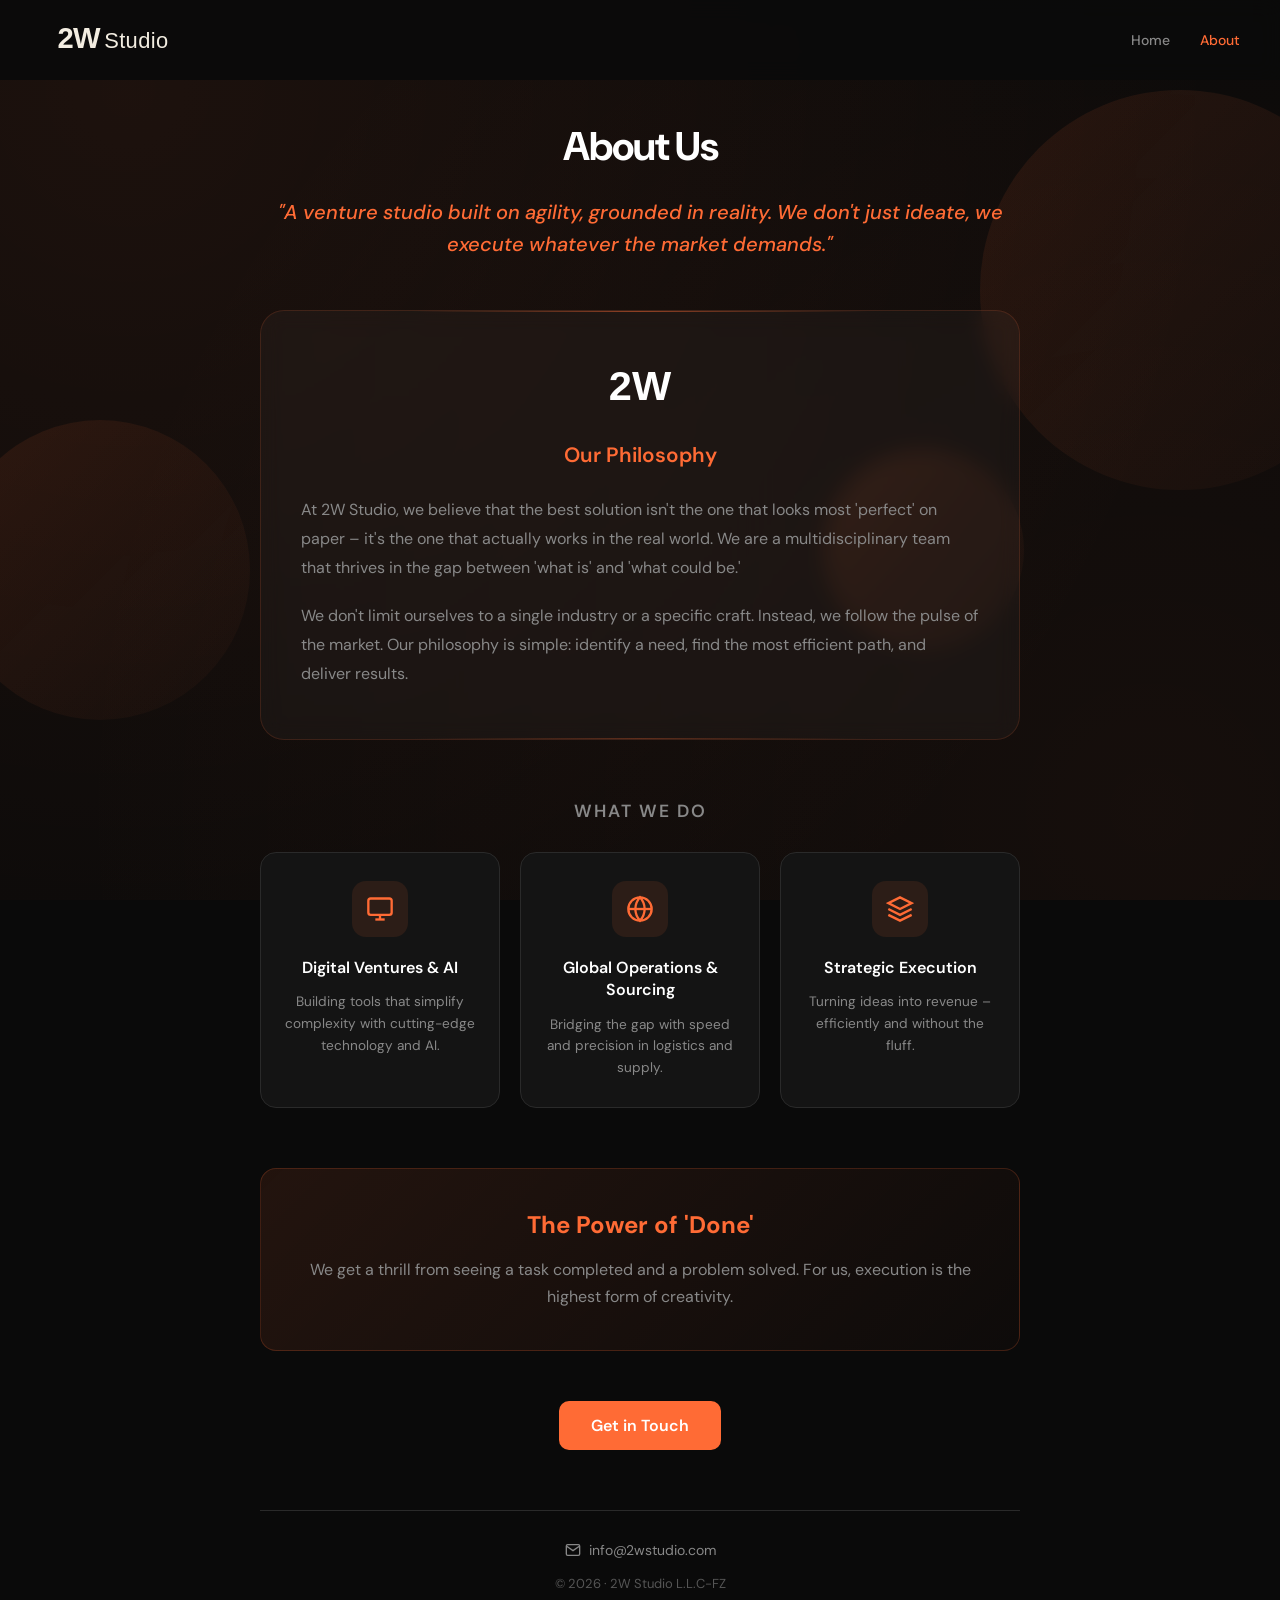
<file: about.html>
<!DOCTYPE html>
<html lang="en">
<head>
    <meta charset="UTF-8">
    <meta name="viewport" content="width=device-width, initial-scale=1.0">
    <title>About Us - 2W Studio</title>
    <meta name="description" content="2W Studio - A venture studio built on agility, grounded in reality.">
    
    <link rel="icon" type="image/png" href="assets/favicon_green.svg">
    <link rel="preconnect" href="https://fonts.googleapis.com">
    <link rel="preconnect" href="https://fonts.gstatic.com" crossorigin>
    <link href="https://fonts.googleapis.com/css2?family=DM+Sans:wght@300;400;500;600;700&display=swap" rel="stylesheet">
    
    <style>
        * {
            margin: 0;
            padding: 0;
            box-sizing: border-box;
        }
        
        :root {
            --primary: #FF6B35;
            --dark: #0A0A0A;
            --dark-light: #141414;
            --text: #FFFFFF;
            --text-muted: #888888;
            --border: #2a2a2a;
        }
        
        body {
            font-family: 'DM Sans', sans-serif;
            background: var(--dark);
            color: var(--text);
            min-height: 100vh;
            overflow-x: hidden;
        }
        
        /* Animated Background */
        .bg-animation {
            position: fixed;
            top: 0;
            left: 0;
            width: 100%;
            height: 100%;
            z-index: 0;
            overflow: hidden;
            pointer-events: none;
        }
        
        .bg-animation::before {
            content: '';
            position: absolute;
            top: -50%;
            left: -50%;
            width: 200%;
            height: 200%;
            background: radial-gradient(circle at 30% 30%, rgba(255, 107, 53, 0.08) 0%, transparent 50%),
                        radial-gradient(circle at 70% 70%, rgba(255, 107, 53, 0.05) 0%, transparent 50%);
            animation: pulse 15s ease-in-out infinite;
        }
        
        .floating-shapes {
            position: absolute;
            width: 100%;
            height: 100%;
        }
        
        .shape {
            position: absolute;
            border-radius: 50%;
            background: linear-gradient(135deg, rgba(255, 107, 53, 0.1), rgba(255, 107, 53, 0.02));
            animation: float 20s ease-in-out infinite;
        }
        
        .shape:nth-child(1) {
            width: 400px;
            height: 400px;
            top: 10%;
            right: -100px;
        }
        
        .shape:nth-child(2) {
            width: 300px;
            height: 300px;
            bottom: 20%;
            left: -50px;
            animation-delay: -5s;
        }
        
        .shape:nth-child(3) {
            width: 200px;
            height: 200px;
            top: 50%;
            right: 20%;
            animation-delay: -10s;
        }
        
        @keyframes pulse {
            0%, 100% { transform: rotate(0deg); }
            50% { transform: rotate(180deg); }
        }
        
        @keyframes float {
            0%, 100% { transform: translateY(0) scale(1); }
            50% { transform: translateY(-30px) scale(1.05); }
        }
        
        /* Navigation */
        .nav {
            position: fixed;
            top: 0;
            left: 0;
            right: 0;
            padding: 20px 40px;
            display: flex;
            justify-content: space-between;
            align-items: center;
            background: rgba(10, 10, 10, 0.9);
            backdrop-filter: blur(10px);
            z-index: 100;
        }
        
        .nav-logo img {
            height: 35px;
        }
        
        .nav-links {
            display: flex;
            gap: 30px;
        }
        
        .nav-links a {
            color: var(--text-muted);
            text-decoration: none;
            font-size: 14px;
            font-weight: 500;
            transition: color 0.3s ease;
        }
        
        .nav-links a:hover,
        .nav-links a.active {
            color: var(--primary);
        }
        
        /* Main Container */
        .container {
            position: relative;
            z-index: 1;
            max-width: 800px;
            margin: 0 auto;
            padding: 120px 20px 60px;
        }
        
        /* Hero */
        .hero {
            text-align: center;
            margin-bottom: 50px;
        }
        
        .hero h1 {
            font-size: 2.5rem;
            font-weight: 700;
            margin-bottom: 24px;
            letter-spacing: -1px;
        }
        
        .motto {
            font-size: 1.25rem;
            color: var(--primary);
            font-weight: 500;
            line-height: 1.6;
            font-style: italic;
        }
        
        /* Philosophy */
        .philosophy {
            margin-bottom: 60px;
            padding: 50px 40px;
            background: rgba(255, 255, 255, 0.03);
            border: 1px solid rgba(255, 107, 53, 0.15);
            border-radius: 24px;
            position: relative;
            overflow: hidden;
            backdrop-filter: blur(10px);
        }
        
        .philosophy::before {
            content: '';
            position: absolute;
            top: 0;
            left: 50%;
            transform: translateX(-50%);
            width: 60%;
            height: 1px;
            background: linear-gradient(90deg, transparent, rgba(255, 107, 53, 0.5), transparent);
        }
        
        .philosophy::after {
            content: '';
            position: absolute;
            bottom: 0;
            left: 50%;
            transform: translateX(-50%);
            width: 60%;
            height: 1px;
            background: linear-gradient(90deg, transparent, rgba(255, 107, 53, 0.3), transparent);
        }
        
        .philosophy-header {
            text-align: center;
            margin-bottom: 28px;
        }
        
        .philosophy-stamp {
            width: 70px;
            height: 70px;
            margin: -10px auto 20px;
        }
        
        .philosophy-stamp img {
            width: 100%;
            height: 100%;
            object-fit: contain;
            filter: brightness(0) invert(1);
            opacity: 1;
        }
        
        .philosophy-header h3 {
            font-size: 1.3rem;
            font-weight: 600;
            color: var(--primary);
        }
        
        .philosophy-content {
            display: flex;
            flex-direction: column;
            gap: 20px;
        }
        
        .philosophy-item p {
            font-size: 1rem;
            color: var(--text-muted);
            line-height: 1.8;
            text-align: left;
        }
        
        /* Services */
        .services {
            margin-bottom: 60px;
        }
        
        .services-title {
            font-size: 1.1rem;
            font-weight: 600;
            color: var(--text-muted);
            text-transform: uppercase;
            letter-spacing: 2px;
            margin-bottom: 30px;
            text-align: center;
        }
        
        .services-grid {
            display: grid;
            grid-template-columns: repeat(3, 1fr);
            gap: 20px;
        }
        
        .service-card {
            padding: 28px 24px;
            background: var(--dark-light);
            border: 1px solid var(--border);
            border-radius: 16px;
            text-align: center;
            transition: all 0.3s ease;
        }
        
        .service-card:hover {
            border-color: var(--primary);
            transform: translateY(-4px);
        }
        
        .service-icon {
            width: 56px;
            height: 56px;
            display: flex;
            align-items: center;
            justify-content: center;
            background: rgba(255, 107, 53, 0.1);
            border-radius: 14px;
            margin: 0 auto 20px;
            color: var(--primary);
        }
        
        .service-card h3 {
            font-size: 1rem;
            font-weight: 600;
            margin-bottom: 12px;
            line-height: 1.4;
        }
        
        .service-card p {
            font-size: 0.85rem;
            color: var(--text-muted);
            line-height: 1.6;
        }
        
        /* Power of Done */
        .power-done {
            text-align: center;
            padding: 40px;
            background: linear-gradient(135deg, rgba(255, 107, 53, 0.1), rgba(255, 107, 53, 0.02));
            border: 1px solid rgba(255, 107, 53, 0.2);
            border-radius: 16px;
            margin-bottom: 40px;
        }
        
        .power-done h3 {
            font-size: 1.5rem;
            margin-bottom: 16px;
            color: var(--primary);
        }
        
        .power-done p {
            font-size: 1rem;
            color: var(--text-muted);
            line-height: 1.7;
        }
        
        /* CTA */
        .cta {
            text-align: center;
            margin-top: 50px;
        }
        
        .cta-btn {
            display: inline-block;
            padding: 14px 32px;
            background: var(--primary);
            color: white;
            text-decoration: none;
            font-weight: 600;
            border-radius: 10px;
            transition: all 0.3s ease;
        }
        
        .cta-btn:hover {
            background: #e85a2a;
            transform: translateY(-2px);
        }
        
        /* Footer */
        .footer {
            margin-top: 60px;
            padding-top: 30px;
            border-top: 1px solid var(--border);
            text-align: center;
        }
        
        .footer-email {
            display: inline-flex;
            align-items: center;
            gap: 8px;
            color: var(--text-muted);
            text-decoration: none;
            font-size: 14px;
            margin-bottom: 16px;
            transition: color 0.3s ease;
        }
        
        .footer-email:hover {
            color: var(--primary);
        }
        
        .copyright {
            font-size: 13px;
            color: #555;
        }
        
        /* Responsive */
        @media (max-width: 600px) {
            .nav {
                padding: 16px 20px;
            }
            
            .nav-logo img {
                height: 28px;
            }
            
            .nav-links {
                gap: 20px;
            }
            
            .nav-links a {
                font-size: 13px;
            }
            
            .container {
                padding: 100px 20px 40px;
            }
            
            .hero h1 {
                font-size: 1.8rem;
            }
            
            .motto {
                font-size: 1.1rem;
            }
            
            .philosophy {
                padding: 24px;
            }
            
            .philosophy-item p {
                font-size: 0.95rem;
            }
            
            .service-card {
                padding: 24px;
            }
            
            .service-card h3 {
                font-size: 1.1rem;
            }
            
            .services-grid {
                grid-template-columns: 1fr;
            }
        }
    </style>
</head>
<body>
    <!-- Animated Background -->
    <div class="bg-animation">
        <div class="floating-shapes">
            <div class="shape"></div>
            <div class="shape"></div>
            <div class="shape"></div>
        </div>
    </div>
    
    <!-- Navigation -->
    <nav class="nav">
        <a href="index.html" class="nav-logo">
            <img src="assets/logo-primary-cream.svg" alt="2W Studio">
        </a>
        <div class="nav-links">
            <a href="index.html">Home</a>
            <a href="about.html" class="active">About</a>
        </div>
    </nav>
    
    <div class="container">
        <!-- Hero -->
        <div class="hero">
            <h1>About Us</h1>
            <p class="motto">"A venture studio built on agility, grounded in reality. We don't just ideate, we execute whatever the market demands."</p>
        </div>
        
        <!-- Philosophy -->
        <div class="philosophy">
            <div class="philosophy-header">
                <div class="philosophy-stamp">
                    <img src="assets/logomark-cream.svg" alt="2W">
                </div>
                <h3>Our Philosophy</h3>
            </div>
            <div class="philosophy-content">
                <div class="philosophy-item">
                    <p>At 2W Studio, we believe that the best solution isn't the one that looks most 'perfect' on paper – it's the one that actually works in the real world. We are a multidisciplinary team that thrives in the gap between 'what is' and 'what could be.'</p>
                </div>
                <div class="philosophy-item">
                    <p>We don't limit ourselves to a single industry or a specific craft. Instead, we follow the pulse of the market. Our philosophy is simple: identify a need, find the most efficient path, and deliver results.</p>
                </div>
            </div>
        </div>
        
        <!-- Services -->
        <div class="services">
            <div class="services-title">What We Do</div>
            
            <div class="services-grid">
                <div class="service-card">
                    <div class="service-icon">
                        <svg width="28" height="28" viewBox="0 0 24 24" fill="none" stroke="currentColor" stroke-width="2">
                            <rect x="2" y="3" width="20" height="14" rx="2" ry="2"></rect>
                            <line x1="8" y1="21" x2="16" y2="21"></line>
                            <line x1="12" y1="17" x2="12" y2="21"></line>
                        </svg>
                    </div>
                    <h3>Digital Ventures & AI</h3>
                    <p>Building tools that simplify complexity with cutting-edge technology and AI.</p>
                </div>
                
                <div class="service-card">
                    <div class="service-icon">
                        <svg width="28" height="28" viewBox="0 0 24 24" fill="none" stroke="currentColor" stroke-width="2">
                            <circle cx="12" cy="12" r="10"></circle>
                            <line x1="2" y1="12" x2="22" y2="12"></line>
                            <path d="M12 2a15.3 15.3 0 0 1 4 10 15.3 15.3 0 0 1-4 10 15.3 15.3 0 0 1-4-10 15.3 15.3 0 0 1 4-10z"></path>
                        </svg>
                    </div>
                    <h3>Global Operations & Sourcing</h3>
                    <p>Bridging the gap with speed and precision in logistics and supply.</p>
                </div>
                
                <div class="service-card">
                    <div class="service-icon">
                        <svg width="28" height="28" viewBox="0 0 24 24" fill="none" stroke="currentColor" stroke-width="2">
                            <polygon points="12 2 2 7 12 12 22 7 12 2"></polygon>
                            <polyline points="2 17 12 22 22 17"></polyline>
                            <polyline points="2 12 12 17 22 12"></polyline>
                        </svg>
                    </div>
                    <h3>Strategic Execution</h3>
                    <p>Turning ideas into revenue – efficiently and without the fluff.</p>
                </div>
            </div>
        </div>
        
        <!-- Power of Done -->
        <div class="power-done">
            <h3>The Power of 'Done'</h3>
            <p>We get a thrill from seeing a task completed and a problem solved. For us, execution is the highest form of creativity.</p>
        </div>
        
        <!-- CTA -->
        <div class="cta">
            <a href="index.html" class="cta-btn">Get in Touch</a>
        </div>
        
        <!-- Footer -->
        <div class="footer">
            <a href="mailto:info@2wstudio.com" class="footer-email">
                <svg width="16" height="16" viewBox="0 0 24 24" fill="none" stroke="currentColor" stroke-width="2">
                    <path d="M4 4h16c1.1 0 2 .9 2 2v12c0 1.1-.9 2-2 2H4c-1.1 0-2-.9-2-2V6c0-1.1.9-2 2-2z"></path>
                    <polyline points="22,6 12,13 2,6"></polyline>
                </svg>
                info@2wstudio.com
            </a>
            <div class="copyright">© 2026 · 2W Studio L.L.C-FZ</div>
        </div>
    </div>
</body>
</html>
</file>
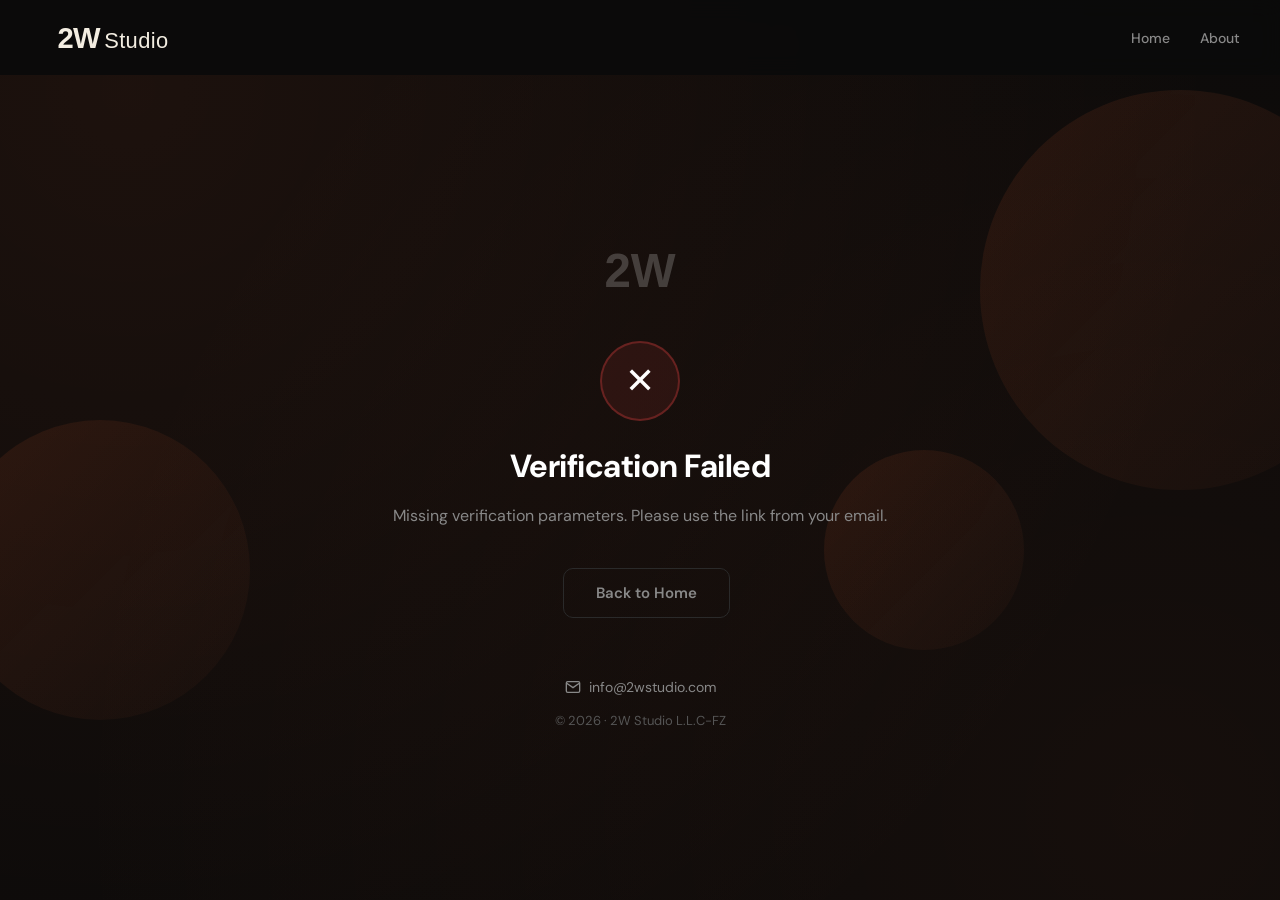
<file: verify.html>
<!DOCTYPE html>
<html lang="en">
<head>
    <meta charset="UTF-8">
    <meta name="viewport" content="width=device-width, initial-scale=1.0">
    <title>Verify Email - 2W Studio</title>
    <meta name="description" content="Verify your email for the Flick app by 2W Studio.">
    
    <link rel="icon" type="image/png" href="assets/favicon_green.svg">
    <link rel="preconnect" href="https://fonts.googleapis.com">
    <link rel="preconnect" href="https://fonts.gstatic.com" crossorigin>
    <link href="https://fonts.googleapis.com/css2?family=DM+Sans:wght@300;400;500;600;700&display=swap" rel="stylesheet">
    
    <style>
        * {
            margin: 0;
            padding: 0;
            box-sizing: border-box;
        }
        
        :root {
            --primary: #FF6B35;
            --dark: #0A0A0A;
            --dark-light: #141414;
            --text: #FFFFFF;
            --text-muted: #888888;
            --border: #2a2a2a;
            --success: #22C55E;
            --error: #EF4444;
        }
        
        body {
            font-family: 'DM Sans', sans-serif;
            background: var(--dark);
            color: var(--text);
            min-height: 100vh;
            overflow-x: hidden;
        }
        
        .bg-animation {
            position: fixed;
            top: 0;
            left: 0;
            width: 100%;
            height: 100%;
            z-index: 0;
            overflow: hidden;
            pointer-events: none;
        }
        
        .bg-animation::before {
            content: '';
            position: absolute;
            top: -50%;
            left: -50%;
            width: 200%;
            height: 200%;
            background: radial-gradient(circle at 30% 30%, rgba(255, 107, 53, 0.08) 0%, transparent 50%),
                        radial-gradient(circle at 70% 70%, rgba(255, 107, 53, 0.05) 0%, transparent 50%);
            animation: pulse 15s ease-in-out infinite;
        }
        
        .floating-shapes {
            position: absolute;
            width: 100%;
            height: 100%;
        }
        
        .shape {
            position: absolute;
            border-radius: 50%;
            background: linear-gradient(135deg, rgba(255, 107, 53, 0.1), rgba(255, 107, 53, 0.02));
            animation: float 20s ease-in-out infinite;
        }
        
        .shape:nth-child(1) {
            width: 400px;
            height: 400px;
            top: 10%;
            right: -100px;
        }
        
        .shape:nth-child(2) {
            width: 300px;
            height: 300px;
            bottom: 20%;
            left: -50px;
            animation-delay: -5s;
        }
        
        .shape:nth-child(3) {
            width: 200px;
            height: 200px;
            top: 50%;
            right: 20%;
            animation-delay: -10s;
        }
        
        @keyframes pulse {
            0%, 100% { transform: rotate(0deg); }
            50% { transform: rotate(180deg); }
        }
        
        @keyframes float {
            0%, 100% { transform: translateY(0) scale(1); }
            50% { transform: translateY(-30px) scale(1.05); }
        }
        
        .container {
            position: relative;
            z-index: 1;
            min-height: 100vh;
            display: flex;
            flex-direction: column;
            justify-content: center;
            align-items: center;
            padding: 40px 20px;
        }
        
        .stamp {
            width: 80px;
            height: 80px;
            margin: 0 auto 30px;
        }
        
        .stamp img {
            width: 100%;
            height: 100%;
            object-fit: contain;
            filter: brightness(0) invert(1);
            opacity: 0.2;
        }
        
        .content {
            text-align: center;
            max-width: 500px;
            width: 100%;
        }
        
        .status-icon {
            width: 80px;
            height: 80px;
            border-radius: 50%;
            display: flex;
            align-items: center;
            justify-content: center;
            margin: 0 auto 24px;
            font-size: 36px;
        }
        
        .status-icon.loading {
            background: rgba(255, 107, 53, 0.1);
            border: 2px solid rgba(255, 107, 53, 0.3);
        }
        
        .status-icon.success {
            background: rgba(34, 197, 94, 0.1);
            border: 2px solid rgba(34, 197, 94, 0.3);
        }
        
        .status-icon.error {
            background: rgba(239, 68, 68, 0.1);
            border: 2px solid rgba(239, 68, 68, 0.3);
        }
        
        h1 {
            font-size: 2rem;
            font-weight: 700;
            margin-bottom: 16px;
            letter-spacing: -0.5px;
        }
        
        .subtitle {
            font-size: 1rem;
            color: var(--text-muted);
            margin-bottom: 40px;
            line-height: 1.6;
        }
        
        .btn {
            display: inline-block;
            padding: 14px 32px;
            font-size: 15px;
            font-weight: 600;
            font-family: 'DM Sans', sans-serif;
            background: var(--primary);
            color: white;
            border: none;
            border-radius: 10px;
            cursor: pointer;
            transition: all 0.3s ease;
            text-decoration: none;
        }
        
        .btn:hover {
            background: #e85a2a;
            transform: translateY(-2px);
        }
        
        .btn-outline {
            background: transparent;
            border: 1px solid var(--border);
            color: var(--text-muted);
            margin-left: 12px;
        }
        
        .btn-outline:hover {
            background: rgba(255, 255, 255, 0.05);
            border-color: var(--text-muted);
            color: var(--text);
        }
        
        .buttons {
            display: flex;
            gap: 12px;
            justify-content: center;
            flex-wrap: wrap;
        }
        
        .spinner {
            width: 32px;
            height: 32px;
            border: 3px solid rgba(255, 107, 53, 0.2);
            border-top-color: var(--primary);
            border-radius: 50%;
            animation: spin 0.8s linear infinite;
        }
        
        @keyframes spin {
            to { transform: rotate(360deg); }
        }
        
        .footer {
            margin-top: 60px;
            text-align: center;
        }
        
        .footer-email {
            display: inline-flex;
            align-items: center;
            gap: 8px;
            color: var(--text-muted);
            text-decoration: none;
            font-size: 14px;
            margin-bottom: 16px;
            transition: color 0.3s ease;
        }
        
        .footer-email:hover {
            color: var(--primary);
        }
        
        .copyright {
            font-size: 13px;
            color: #555;
        }
        
        #state-loading,
        #state-success,
        #state-error {
            display: none;
        }
        
        #state-loading.active,
        #state-success.active,
        #state-error.active {
            display: block;
        }
        
        @media (max-width: 600px) {
            .container {
                padding: 30px 20px;
            }
            
            h1 {
                font-size: 1.6rem;
            }
            
            .subtitle {
                font-size: 0.9rem;
            }
            
            .buttons {
                flex-direction: column;
                align-items: center;
            }
            
            .btn-outline {
                margin-left: 0;
            }
        }
    </style>
</head>
<body>
    <div class="bg-animation">
        <div class="floating-shapes">
            <div class="shape"></div>
            <div class="shape"></div>
            <div class="shape"></div>
        </div>
    </div>
    
    <nav style="position:fixed;top:0;left:0;right:0;padding:20px 40px;display:flex;justify-content:space-between;align-items:center;background:rgba(10,10,10,0.9);backdrop-filter:blur(10px);z-index:100;">
        <a href="index.html" style="display:flex;align-items:center;">
            <img src="assets/logo-primary-cream.svg" alt="2W Studio" style="height:35px;">
        </a>
        <div style="display:flex;gap:30px;">
            <a href="index.html" style="color:#888;text-decoration:none;font-size:14px;font-weight:500;">Home</a>
            <a href="about.html" style="color:#888;text-decoration:none;font-size:14px;font-weight:500;">About</a>
        </div>
    </nav>

    <div class="container" style="padding-top:100px;">
        <div class="stamp">
            <img src="assets/logomark-cream.svg" alt="2W">
        </div>
        
        <div class="content">
            <!-- Loading State -->
            <div id="state-loading" class="active">
                <div class="status-icon loading">
                    <div class="spinner"></div>
                </div>
                <h1>Verifying Your Email</h1>
                <p class="subtitle">Hang tight, we're confirming your email address...</p>
            </div>
            
            <!-- Success State -->
            <div id="state-success">
                <div class="status-icon success">✓</div>
                <h1>Email Verified!</h1>
                <p class="subtitle">Your email has been verified. You can now open the Flick app and sign in.</p>
                <div class="buttons">
                    <a href="flickapp://" class="btn" id="open-app-btn">Open Flick App</a>
                    <a href="index.html" class="btn btn-outline">Back to Home</a>
                </div>
            </div>
            
            <!-- Error State -->
            <div id="state-error">
                <div class="status-icon error">✕</div>
                <h1>Verification Failed</h1>
                <p class="subtitle" id="error-message">The link may have expired or is invalid. Please try signing up again in the Flick app.</p>
                <div class="buttons">
                    <a href="index.html" class="btn btn-outline">Back to Home</a>
                </div>
            </div>
        </div>
        
        <div class="footer">
            <a href="mailto:info@2wstudio.com" class="footer-email">
                <svg width="16" height="16" viewBox="0 0 24 24" fill="none" stroke="currentColor" stroke-width="2">
                    <path d="M4 4h16c1.1 0 2 .9 2 2v12c0 1.1-.9 2-2 2H4c-1.1 0-2-.9-2-2V6c0-1.1.9-2 2-2z"></path>
                    <polyline points="22,6 12,13 2,6"></polyline>
                </svg>
                info@2wstudio.com
            </a>
            <div class="copyright">© 2026 · 2W Studio L.L.C-FZ</div>
        </div>
    </div>
    
    <script>
        const SUPABASE_URL = 'https://gnzrcanlxueqffcdiykl.supabase.co';
        const SUPABASE_ANON_KEY = 'eyJhbGciOiJIUzI1NiIsInR5cCI6IkpXVCJ9.eyJpc3MiOiJzdXBhYmFzZSIsInJlZiI6ImduenJjYW5seHVlcWZmY2RpeWtsIiwicm9sZSI6ImFub24iLCJpYXQiOjE3NzIwMzU2NTcsImV4cCI6MjA4NzYxMTY1N30.JP1t2iZAKfw8O2GtOo1fwwE3Eobvj-IEV9USpeMhpsA';

        async function handleVerification() {
            const queryParams = new URLSearchParams(window.location.search);
            const hashParams = new URLSearchParams(window.location.hash.substring(1));

            const accessToken = hashParams.get('access_token');
            const refreshToken = hashParams.get('refresh_token');
            const tokenHash = queryParams.get('token_hash');
            const type = queryParams.get('type') || hashParams.get('type');

            // Flow 2: Supabase implicit redirect — tokens already in URL hash
            if (accessToken) {
                const deepLink = `flickapp://auth?access_token=${encodeURIComponent(accessToken)}&refresh_token=${encodeURIComponent(refreshToken || '')}&type=${encodeURIComponent(type || 'signup')}`;
                updateDeepLink(deepLink);
                showSuccess();
                return;
            }

            // Flow 1: PKCE — token_hash in query params, verify via API
            if (tokenHash && type) {
                try {
                    const response = await fetch(`${SUPABASE_URL}/auth/v1/verify`, {
                        method: 'POST',
                        headers: {
                            'apikey': SUPABASE_ANON_KEY,
                            'Content-Type': 'application/json'
                        },
                        body: JSON.stringify({
                            token_hash: tokenHash,
                            type: type
                        })
                    });

                    if (response.ok) {
                        const data = await response.json();
                        if (data.access_token) {
                            const deepLink = `flickapp://auth?access_token=${encodeURIComponent(data.access_token)}&refresh_token=${encodeURIComponent(data.refresh_token || '')}&type=${encodeURIComponent(type)}`;
                            updateDeepLink(deepLink);
                        }
                        showSuccess();
                    } else {
                        const data = await response.json();
                        console.error('Verification error:', data);
                        showError(data.error_description || data.msg || 'Verification failed. The link may have expired. Please try again.');
                    }
                } catch (err) {
                    console.error('Network error:', err);
                    showError('Could not reach the server. Please check your connection and try again.');
                }
                return;
            }

            // No valid params found
            showError('Missing verification parameters. Please use the link from your email.');
        }

        function updateDeepLink(url) {
            const btn = document.getElementById('open-app-btn');
            if (btn) btn.href = url;
        }

        function showSuccess() {
            document.getElementById('state-loading').classList.remove('active');
            document.getElementById('state-success').classList.add('active');
        }

        function showError(message) {
            document.getElementById('state-loading').classList.remove('active');
            document.getElementById('state-error').classList.add('active');
            if (message) {
                document.getElementById('error-message').textContent = message;
            }
        }

        handleVerification();
    </script>
</body>
</html>
</file>
